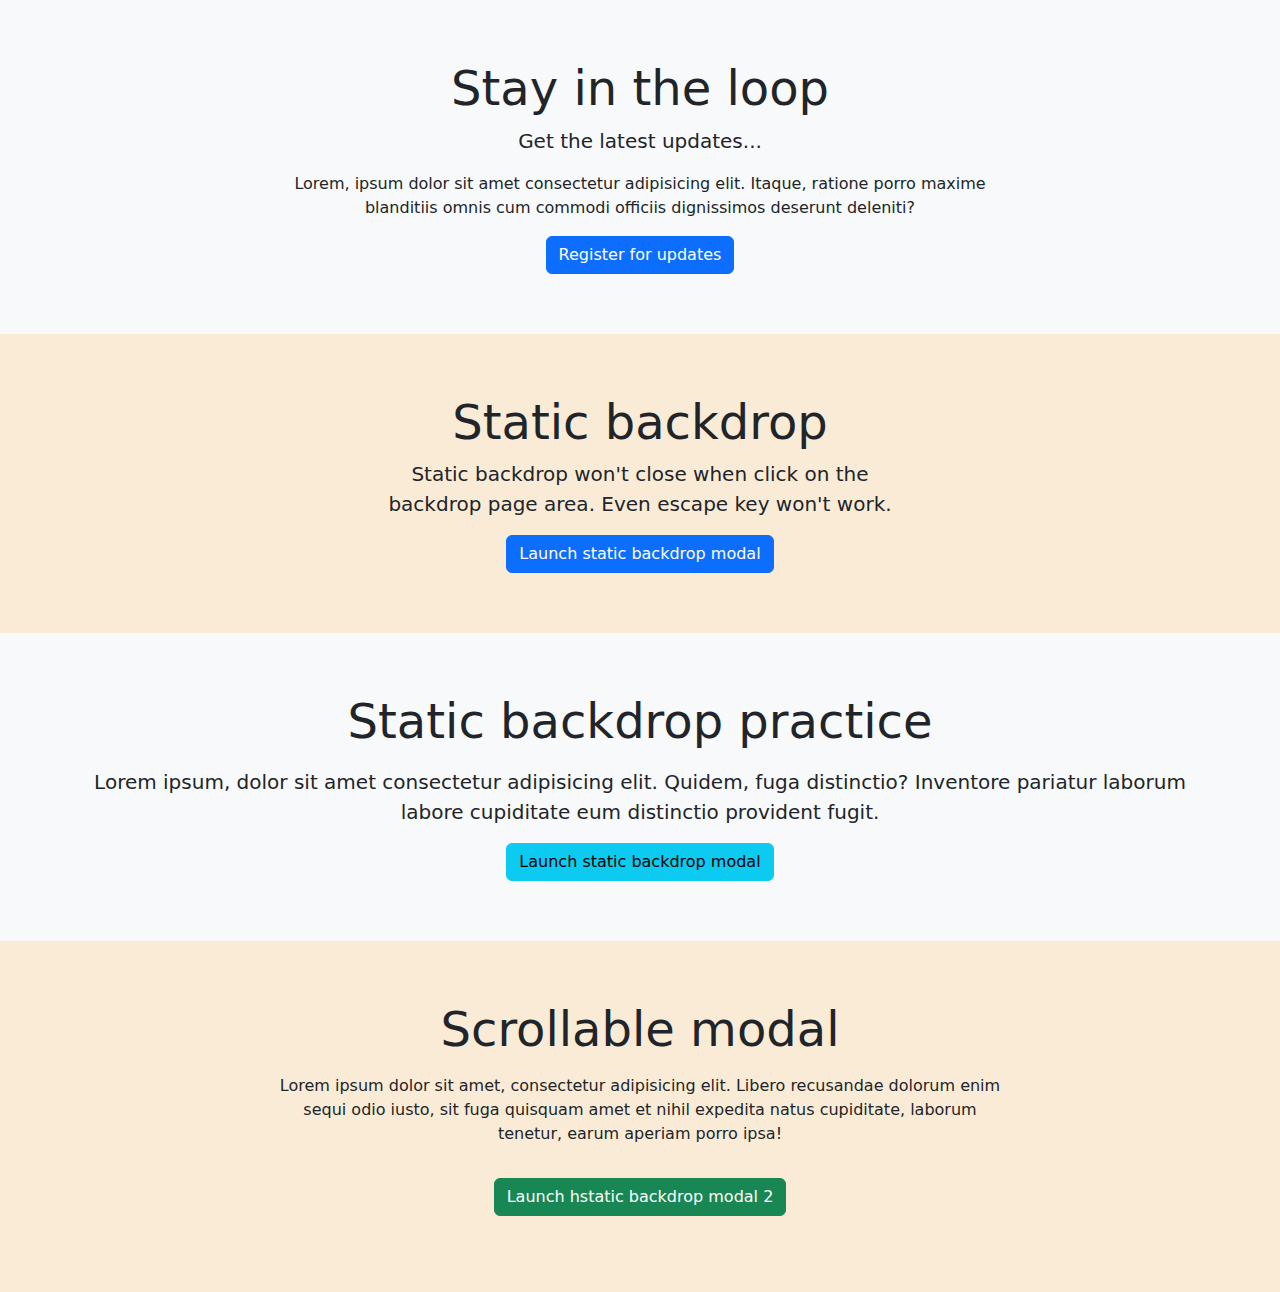
<file: index.html>
<!doctype html>
<html lang="en">
  <head>
    <meta charset="utf-8">
    <meta name="viewport" content="width=device-width, initial-scale=1">
    <title>modal4</title>
    <link href="https://cdn.jsdelivr.net/npm/bootstrap@5.3.3/dist/css/bootstrap.min.css" rel="stylesheet" integrity="sha384-QWTKZyjpPEjISv5WaRU9OFeRpok6YctnYmDr5pNlyT2bRjXh0JMhjY6hW+ALEwIH" crossorigin="anonymous">
    <style>
      section{
        padding: 60px 0;
      }
    </style>
  </head>
  <body>
   <section class="bg-light">
    <div class="container">
      <div class="text-center">
        <h2 class="display-5">Stay in the loop </h2>
        <p class="lead">Get the latest updates...</p>
      </div>
      <div class="row justify-content-center">
        <div class="col-md-8 text-center">
          <p >Lorem, ipsum dolor sit amet consectetur adipisicing elit. Itaque, ratione porro maxime blanditiis omnis cum commodi officiis dignissimos deserunt deleniti?</p>       
          <!--modal trigger button-->
          <button class="btn btn-primary" data-bs-toggle="modal" data-bs-target="#email-modal">Register for updates</button>
          </div>
        </div><!--row-->
    </div>
   </section>

   <!--modal itself-->
   <div class="modal fade" id="email-modal" tabindex="-1" aria-labelledby="mymodal" aria-hidden="true"  >
    <div class="modal-dialog">
      <div class="modal-content">
        <div class="modal-header">
          <h3 class="modal-title">Ge the latest updates...</h3>
          <button class="btn-close" data-bs-dismiss="modal"></button>
        </div>
        <div class="modal-body">
          <p>Lorem ipsum dolor sit amet consectetur adipisicing elit. A delectus aperiam corrupti excepturi reprehenderit dolor pariatur maxime perspiciatis sunt quae cum tempora voluptatibus suscipit, iste soluta porro provident fugiat dolorem. Quis veritatis necessitatibus adipisci, enim vero reiciendis, omnis officiis amet, beatae ipsum deleniti autem repellat sapiente qui. Enim, suscipit praesentium.</p>

          <!--email input form box-->
          <div class="form-floating">
            <input type="email" id="email" class="form-control">
            <label for="email" class="form-label">Email address</label>
          </div>
        </div>
        <div class="modal-footer">
          <button class="btn btn-secondary" data-bs-dismiss="modal" type="button">Cancel</button>
          <button class="btn btn-primary" type="submit">Submit</button>
        </div>
      </div>
    </div>
   </div>

   <!--Modal with static backdrop-->
   <section style="background-color: antiquewhite;">
    <div class="container">
      <div class="row justify-content-center">
        <div class="col-md-6 text-center">
          <h1 class="display-5">Static backdrop</h1>
          <p class="lead">Static backdrop won't close when click on the backdrop page area. Even escape key won't work. </p>
        </div>
        <!--modal trigger button-->
        <div class="text-center">
          <button class="btn btn-primary" data-bs-toggle="modal" data-bs-target="#staticBackdrop">Launch static backdrop modal</button>
        </div>
      </div>
    </div>
   </section>

   <!--modal itself-->
   <div class="modal fade" id="staticBackdrop" tabindex="-1" data-bs-backdrop="static" data-bs-keyboard="false" aria-labelledby="email-field" aria-hidden="true">
    <div class="modal-dialog">
      <div class="modal-content">
        <div class="modal-header">
          <h3 class="modal-title" id="email-field">Get the latest updates...</h3>
          <button class="btn-close" data-bs-dismiss="modal" aria-label="Close"></button>
        </div>
        <div class="modal-body">
          <p>Lorem ipsum dolor sit amet, consectetur adipisicing elit. Illum, voluptates.</p>

          <!--email input box-->
          <div class="form-floating">
            <input type="email" id="email" class="form-control">
            <label for="email" class="form-label">Email address</label>
          </div>
        </div>
        <div class="modal-footer">
          <button class="btn btn-secondary" data-bs-dismiss="modal" type="button">Cancel</button>
          <button class="btn btn-primary" type="submit">Submit</button>
        </div>
      </div>
    </div>
   </div>



<!--static backdrop practice-->
   <section class="bg-light">
    <div class="container">
      <div class="text-center">
        <p class="display-5">Static backdrop practice</p>
        <p class="lead">Lorem ipsum, dolor sit amet consectetur adipisicing elit. Quidem, fuga distinctio? Inventore pariatur laborum labore cupiditate eum distinctio provident fugit.</p>
        <!--modal launch button-->
        <button class="btn btn-info" data-bs-toggle="modal" data-bs-target="#staticModal">Launch static backdrop modal</button>
      </div>
    </div>
   </section>

   <!--modal itself-->
   <div class="modal fade" id="staticModal" tabindex="-1" aria-labelledby="exampleStaticModal" aria-hidden="true" data-bs-backdrop="static" data-bs-keyboard="false">
    <div class="modal-dialog">
      <div class="modal-content">
        <div class="modal-header">
          <h3 class="modal-title" id="exampleStaticModal">Test modal with static backdrop</h3>
          <button class="btn-close" data-bs-dismiss="modal" aria-label="Close"></button>
        </div>
        <div class="modal-body">
          <p>Lorem ipsum dolor sit amet consectetur adipisicing elit. Commodi provident nostrum doloremque doloribus numquam tenetur itaque! Sint, maiores adipisci, asperiores consectetur reiciendis obcaecati ab hic ratione in facere vel eaque.</p>
          <!--email input form box-->
          <div class="form-floating">
            <input type="email" id="email" class="form-control">
            <label for="email" class="form-label">Email address</label>
          </div>
          <div class="modal-footer">
            <button class="btn btn-secondary" type="button" data-bs-dismiss="modal">Cancel</button>
            <button class="btn btn-primary" type="submit">Submit</button>
          </div>
        </div>
      </div>
     </div>
   </div>
   



  <section style="background-color: antiquewhite;">
    <div class="container">
      <div class="row justify-content-center">
        <div class=" col-md-8 text-center">
          <p class="display-5">Scrollable modal</p>
        <p>Lorem ipsum dolor sit amet, consectetur adipisicing elit. Libero recusandae dolorum enim sequi odio iusto, sit fuga quisquam amet et nihil expedita natus cupiditate, laborum tenetur, earum aperiam porro ipsa!</p>
        <!--modal trigger button-->
        <button class="btn btn-success my-3" data-bs-toggle="modal" data-bs-target="#myModal" >Launch hstatic backdrop modal 2</button>
        </div>
      </div>
    </div>
  </section>
<!--modal itself-->
  <div class="modal fade"  id="myModal" aria-labelledby="modalModal" aria-hidden="true" data-bs-backdrop="static" data-bs-keyboard="false">
    <div class="modal-dialog  modal-dialog-scrollable">
      <div class="modal-content">
        <div class="modal-header">
          <h3 class="modal-title" id="modalModal">This is modal title</h3>
          <button class="btn-close" data-bs-dismiss="modal" type="button" aria-label="Close"></button>
        </div>
        <div class="modal-body">
          <p>Lorem ipsum dolor sit amet consectetur adipisicing elit. Nesciunt eius, deserunt sit cupiditate optio distinctio magni enim itaque ipsa delectus, similique ad, id nam nulla ratione doloribus! Suscipit iure ullam deserunt at quae, eligendi cumque quasi expedita nemo velit possimus cupiditate molestias quas, quia incidunt ipsam quaerat temporibus, enim neque placeat rem omnis veniam? Ut beatae blanditiis aliquid quo deserunt officiis excepturi tenetur ipsum quasi vel neque expedita aut, magni eius quibusdam at, quod quidem aliquam. Quaerat mollitia iure explicabo ullam commodi laudantium sed, eos iste voluptatem id officia unde, saepe sequi ipsa nisi reiciendis, quos deleniti fugiat laborum ea magnam. Qui labore nam nobis nihil dolorum ipsum facilis minus porro enim quos nemo dicta illo eum quod iure voluptate animi sapiente soluta voluptatem eos fugit expedita, corrupti in. In voluptates quam placeat, porro cumque saepe assumenda facere incidunt nam. A, consequuntur laudantium! Totam illo assumenda mollitia ipsam modi eum fugit, cumque voluptates cupiditate! Voluptate incidunt, quibusdam amet vel, tenetur molestiae commodi odit veniam ea voluptates necessitatibus nostrum quia laboriosam inventore magnam modi assumenda temporibus. Magnam, veritatis amet. Ipsum, labore explicabo repellat numquam impedit provident facere amet asperiores dicta cumque eveniet pariatur deserunt laboriosam adipisci quae, voluptate a. Placeat harum excepturi tempore doloremque cupiditate aut. Nihil nostrum distinctio in rem non! Temporibus tenetur hic minima, molestiae at, dolorem recusandae nulla repudiandae non est deleniti. Est reiciendis magni quod? Illum voluptas veritatis quis, ad deleniti fugit nam id a blanditiis, quisquam accusantium numquam quasi odit, aperiam molestiae. Culpa voluptas vitae delectus commodi sit excepturi et quidem blanditiis eligendi. Perspiciatis id cum quisquam enim. Quasi voluptatum animi inventore odit quas pariatur, sunt nisi! Odit cumque magni repellendus debitis vero, inventore, illo mollitia commodi voluptate quia voluptatibus architecto. Sit voluptas similique commodi, possimus deserunt quod repellat repudiandae accusantium excepturi iure atque magnam soluta nostrum. Accusamus sequi placeat quia, nam soluta atque! Illum ducimus sapiente numquam dolorem, deleniti praesentium quas qui beatae similique saepe possimus iusto laborum laboriosam ea officia quo illo maiores, officiis, itaque reprehenderit temporibus dolor animi nulla. Recusandae perspiciatis quae libero excepturi dolore esse quo nostrum iure officiis porro maiores neque distinctio voluptate ad dolor illo, expedita quis eligendi beatae repellendus blanditiis, voluptatibus vero quod! Tempore quos autem quibusdam sed. Accusantium aliquid blanditiis, corporis laborum odio excepturi unde quam dolorum facilis ducimus, doloribus non quos, assumenda officiis? Totam mollitia reiciendis vel, ab molestiae hic distinctio commodi ipsam blanditiis voluptatem qui, quibusdam accusantium eveniet nulla deserunt, quo corporis? Voluptatum nihil vitae sunt tenetur, autem ullam non culpa quasi et dolorem nam at aliquam commodi maxime in rerum. Dolor blanditiis modi vitae quo voluptatem aperiam ullam. Mollitia enim officia dolores perferendis sunt, fugit omnis neque illum et sed molestiae maiores iste corporis cum voluptas excepturi praesentium saepe quas. Doloremque nam autem nostrum vel maiores rem, eum veritatis delectus hic qui deserunt explicabo et ullam quae sed natus, tenetur illo reiciendis veniam minima laborum quos voluptatibus a? Quidem molestias nemo tempore in placeat, esse totam sed aut? Suscipit doloribus ipsa, unde commodi odio accusamus?</p>
          <div class="form-floating">
            <input type="email" id="email" class="form-control">
            <label for="email" class="form-label">Email address</label>
          </div>
          <div class="modal-footer">
            <button class="btn btn-secondary" data-bs-dismiss="modal" type="button">Cancel</button>
            <button class="btn btn-primary" type="submit">Submit</button>
          </div>
        </div>
      </div>
    </div>
  </div>

    <script src="https://cdn.jsdelivr.net/npm/bootstrap@5.3.3/dist/js/bootstrap.bundle.min.js" integrity="sha384-YvpcrYf0tY3lHB60NNkmXc5s9fDVZLESaAA55NDzOxhy9GkcIdslK1eN7N6jIeHz" crossorigin="anonymous"></script>
  </body>
</html>
</file>
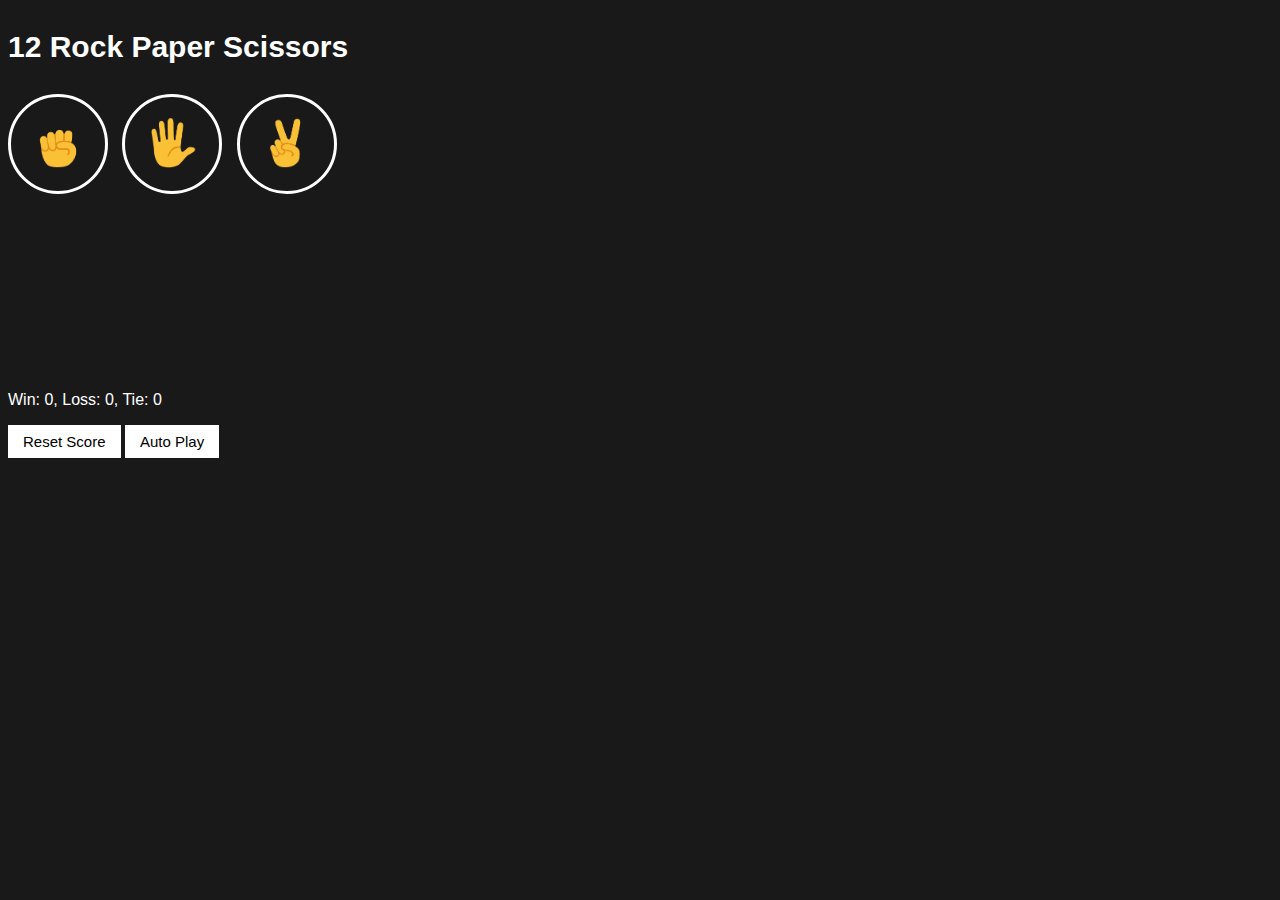
<file: 12-rock-paper-scissors.html>
<!doctype html>
<html lang="en">
  <head>
    <meta charset="utf-8">
    <meta name="viewport" content="width=device-width, initial-scale=1">
    <title>10-RPS-object</title>
    <link rel="stylesheet" href="12-rock-paper-scissors.css">

    <style>

    </style>
  </head>

  <body>
  <p class="game-title">12 Rock Paper Scissors</p>
    <p>
      <button class="js-rock-btn game-button"> 
      <img src="/Lesson10/images/rock-emoji.png" class="game-icon"></button>


      <button class="js-paper-btn game-button">
      <img src="/Lesson10/images/paper-emoji.png" class="game-icon"></button>
      

      <button class="js-scissors-btn game-button">
      <img src="/Lesson10/images/scissors-emoji.png" class="game-icon"></button>

    
    </p>

    <p class="js-picks picks">&nbsp;</p>

    <!-- <p class="js-picks picks">You<img src="/Lesson10/images/rock-emoji.png" class="game-icon"> Computer <img src="/Lesson10//images/scissors-emoji.png" class="game-icon"></p> -->


    <p class="js-result result ">&nbsp;</p>

    <p class="js-score score">&nbsp;</p>


    <button class=" js-reset-score-btn reset-button">Reset Score</button>
    
    <button class="js-auto-play-btn auto-play-button">Auto Play</button>
   
  </body>
 
  <script src="12-rock-paper-scissors.js"></script>
</html>
</file>
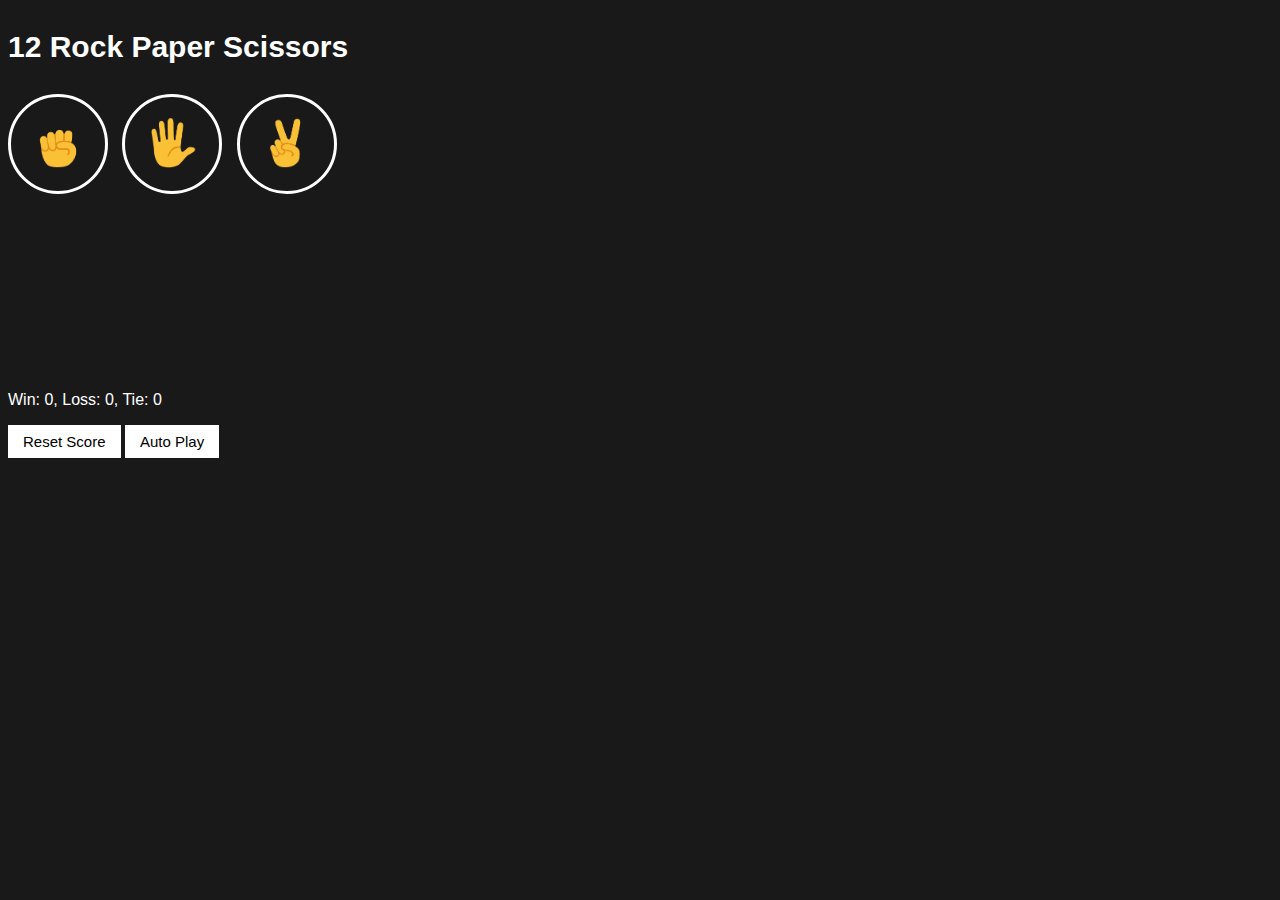
<file: game.html>
<!doctype html>
<html lang="en">
  <head>
    <meta charset="utf-8">
    <meta name="viewport" content="width=device-width, initial-scale=1">
    <title>10-RPS-object</title>
    <link rel="stylesheet" href="12-rock-paper-scissors.css">

    <style>

    </style>
  </head>

  <body>
  <p class="game-title">12 Rock Paper Scissors</p>
    <p>
      <button class="js-rock-btn game-button"> 
      <img src="/Lesson10/images/rock-emoji.png" class="game-icon"></button>


      <button class="js-paper-btn game-button">
      <img src="/Lesson10/images/paper-emoji.png" class="game-icon"></button>
      

      <button class="js-scissors-btn game-button">
      <img src="/Lesson10/images/scissors-emoji.png" class="game-icon"></button>

    
    </p>

    <p class="js-picks picks">&nbsp;</p>

    <!-- <p class="js-picks picks">You<img src="/Lesson10/images/rock-emoji.png" class="game-icon"> Computer <img src="/Lesson10//images/scissors-emoji.png" class="game-icon"></p> -->


    <p class="js-result result ">&nbsp;</p>

    <p class="js-score score">&nbsp;</p>


    <button class=" js-reset-score-btn reset-button">Reset Score</button>
    
    <button class="js-auto-play-btn auto-play-button">Auto Play</button>
   
  </body>
 
  <script src="12-rock-paper-scissors.js"></script>
</html>
</file>
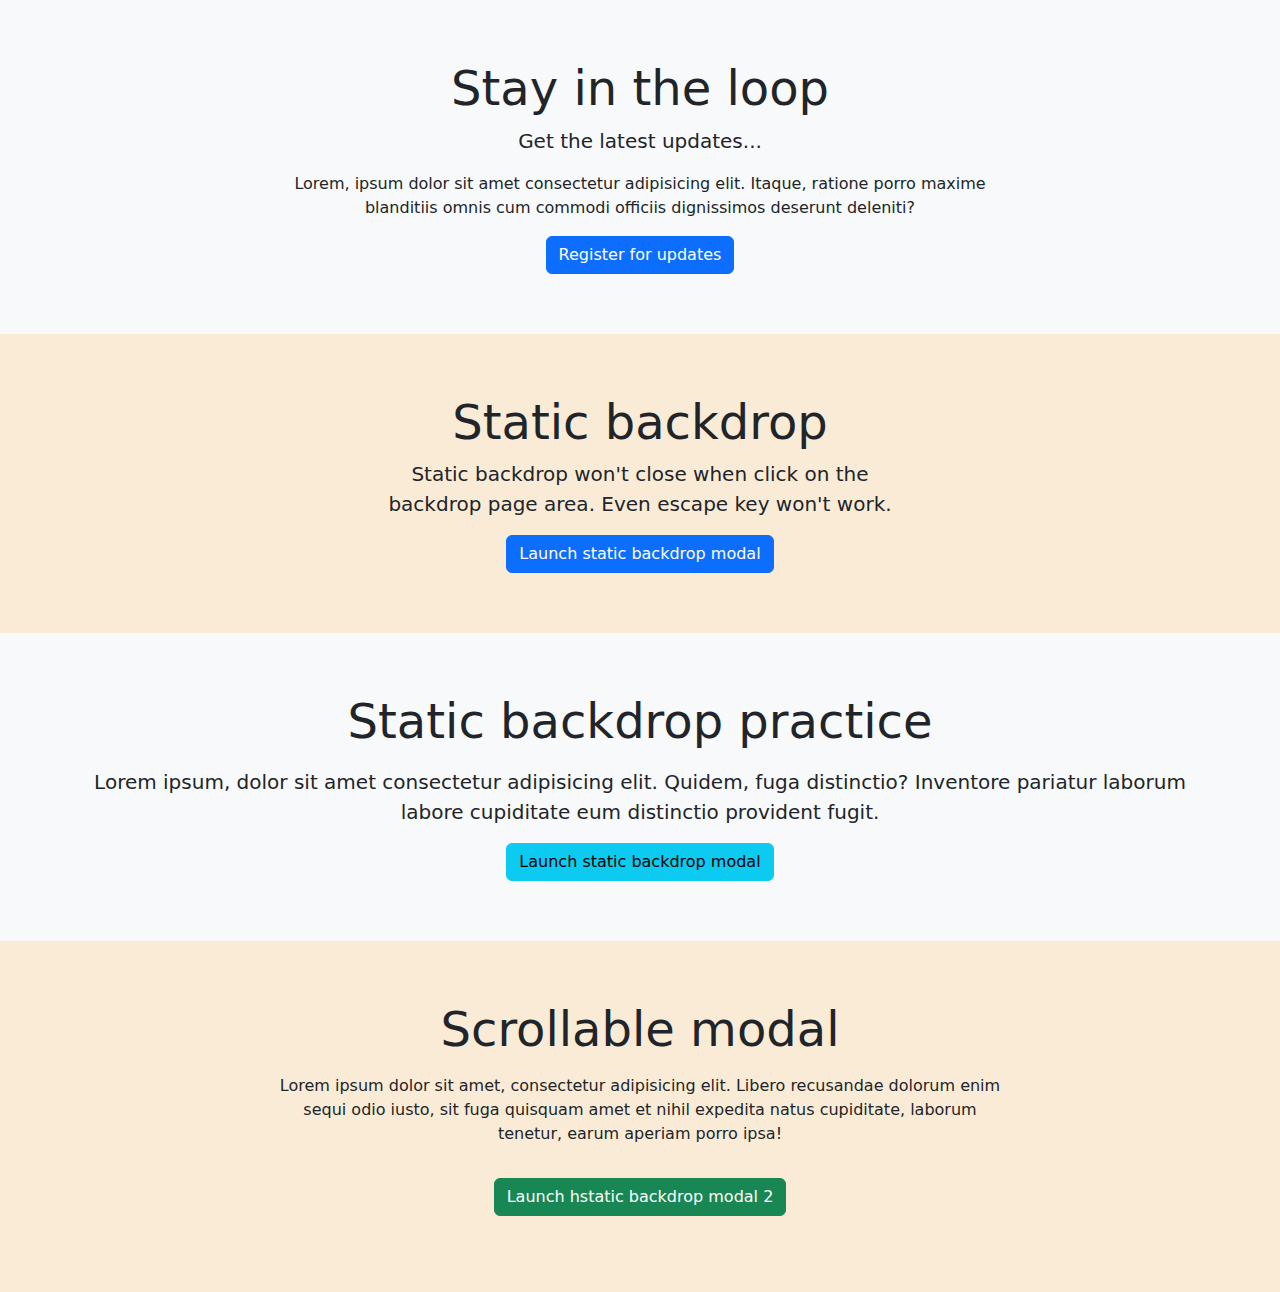
<file: modal4.html>
<!doctype html>
<html lang="en">
  <head>
    <meta charset="utf-8">
    <meta name="viewport" content="width=device-width, initial-scale=1">
    <title>modal4</title>
    <link href="https://cdn.jsdelivr.net/npm/bootstrap@5.3.3/dist/css/bootstrap.min.css" rel="stylesheet" integrity="sha384-QWTKZyjpPEjISv5WaRU9OFeRpok6YctnYmDr5pNlyT2bRjXh0JMhjY6hW+ALEwIH" crossorigin="anonymous">
    <style>
      section{
        padding: 60px 0;
      }
    </style>
  </head>
  <body>
   <section class="bg-light">
    <div class="container">
      <div class="text-center">
        <h2 class="display-5">Stay in the loop </h2>
        <p class="lead">Get the latest updates...</p>
      </div>
      <div class="row justify-content-center">
        <div class="col-md-8 text-center">
          <p >Lorem, ipsum dolor sit amet consectetur adipisicing elit. Itaque, ratione porro maxime blanditiis omnis cum commodi officiis dignissimos deserunt deleniti?</p>       
          <!--modal trigger button-->
          <button class="btn btn-primary" data-bs-toggle="modal" data-bs-target="#email-modal">Register for updates</button>
          </div>
        </div><!--row-->
    </div>
   </section>

   <!--modal itself-->
   <div class="modal fade" id="email-modal" tabindex="-1" aria-labelledby="mymodal" aria-hidden="true"  >
    <div class="modal-dialog">
      <div class="modal-content">
        <div class="modal-header">
          <h3 class="modal-title">Ge the latest updates...</h3>
          <button class="btn-close" data-bs-dismiss="modal"></button>
        </div>
        <div class="modal-body">
          <p>Lorem ipsum dolor sit amet consectetur adipisicing elit. A delectus aperiam corrupti excepturi reprehenderit dolor pariatur maxime perspiciatis sunt quae cum tempora voluptatibus suscipit, iste soluta porro provident fugiat dolorem. Quis veritatis necessitatibus adipisci, enim vero reiciendis, omnis officiis amet, beatae ipsum deleniti autem repellat sapiente qui. Enim, suscipit praesentium.</p>

          <!--email input form box-->
          <div class="form-floating">
            <input type="email" id="email" class="form-control">
            <label for="email" class="form-label">Email address</label>
          </div>
        </div>
        <div class="modal-footer">
          <button class="btn btn-secondary" data-bs-dismiss="modal" type="button">Cancel</button>
          <button class="btn btn-primary" type="submit">Submit</button>
        </div>
      </div>
    </div>
   </div>

   <!--Modal with static backdrop-->
   <section style="background-color: antiquewhite;">
    <div class="container">
      <div class="row justify-content-center">
        <div class="col-md-6 text-center">
          <h1 class="display-5">Static backdrop</h1>
          <p class="lead">Static backdrop won't close when click on the backdrop page area. Even escape key won't work. </p>
        </div>
        <!--modal trigger button-->
        <div class="text-center">
          <button class="btn btn-primary" data-bs-toggle="modal" data-bs-target="#staticBackdrop">Launch static backdrop modal</button>
        </div>
      </div>
    </div>
   </section>

   <!--modal itself-->
   <div class="modal fade" id="staticBackdrop" tabindex="-1" data-bs-backdrop="static" data-bs-keyboard="false" aria-labelledby="email-field" aria-hidden="true">
    <div class="modal-dialog">
      <div class="modal-content">
        <div class="modal-header">
          <h3 class="modal-title" id="email-field">Get the latest updates...</h3>
          <button class="btn-close" data-bs-dismiss="modal" aria-label="Close"></button>
        </div>
        <div class="modal-body">
          <p>Lorem ipsum dolor sit amet, consectetur adipisicing elit. Illum, voluptates.</p>

          <!--email input box-->
          <div class="form-floating">
            <input type="email" id="email" class="form-control">
            <label for="email" class="form-label">Email address</label>
          </div>
        </div>
        <div class="modal-footer">
          <button class="btn btn-secondary" data-bs-dismiss="modal" type="button">Cancel</button>
          <button class="btn btn-primary" type="submit">Submit</button>
        </div>
      </div>
    </div>
   </div>



<!--static backdrop practice-->
   <section class="bg-light">
    <div class="container">
      <div class="text-center">
        <p class="display-5">Static backdrop practice</p>
        <p class="lead">Lorem ipsum, dolor sit amet consectetur adipisicing elit. Quidem, fuga distinctio? Inventore pariatur laborum labore cupiditate eum distinctio provident fugit.</p>
        <!--modal launch button-->
        <button class="btn btn-info" data-bs-toggle="modal" data-bs-target="#staticModal">Launch static backdrop modal</button>
      </div>
    </div>
   </section>

   <!--modal itself-->
   <div class="modal fade" id="staticModal" tabindex="-1" aria-labelledby="exampleStaticModal" aria-hidden="true" data-bs-backdrop="static" data-bs-keyboard="false">
    <div class="modal-dialog">
      <div class="modal-content">
        <div class="modal-header">
          <h3 class="modal-title" id="exampleStaticModal">Test modal with static backdrop</h3>
          <button class="btn-close" data-bs-dismiss="modal" aria-label="Close"></button>
        </div>
        <div class="modal-body">
          <p>Lorem ipsum dolor sit amet consectetur adipisicing elit. Commodi provident nostrum doloremque doloribus numquam tenetur itaque! Sint, maiores adipisci, asperiores consectetur reiciendis obcaecati ab hic ratione in facere vel eaque.</p>
          <!--email input form box-->
          <div class="form-floating">
            <input type="email" id="email" class="form-control">
            <label for="email" class="form-label">Email address</label>
          </div>
          <div class="modal-footer">
            <button class="btn btn-secondary" type="button" data-bs-dismiss="modal">Cancel</button>
            <button class="btn btn-primary" type="submit">Submit</button>
          </div>
        </div>
      </div>
     </div>
   </div>
   



  <section style="background-color: antiquewhite;">
    <div class="container">
      <div class="row justify-content-center">
        <div class=" col-md-8 text-center">
          <p class="display-5">Scrollable modal</p>
        <p>Lorem ipsum dolor sit amet, consectetur adipisicing elit. Libero recusandae dolorum enim sequi odio iusto, sit fuga quisquam amet et nihil expedita natus cupiditate, laborum tenetur, earum aperiam porro ipsa!</p>
        <!--modal trigger button-->
        <button class="btn btn-success my-3" data-bs-toggle="modal" data-bs-target="#myModal" >Launch hstatic backdrop modal 2</button>
        </div>
      </div>
    </div>
  </section>
<!--modal itself-->
  <div class="modal fade"  id="myModal" aria-labelledby="modalModal" aria-hidden="true" data-bs-backdrop="static" data-bs-keyboard="false">
    <div class="modal-dialog  modal-dialog-scrollable">
      <div class="modal-content">
        <div class="modal-header">
          <h3 class="modal-title" id="modalModal">This is modal title</h3>
          <button class="btn-close" data-bs-dismiss="modal" type="button" aria-label="Close"></button>
        </div>
        <div class="modal-body">
          <p>Lorem ipsum dolor sit amet consectetur adipisicing elit. Nesciunt eius, deserunt sit cupiditate optio distinctio magni enim itaque ipsa delectus, similique ad, id nam nulla ratione doloribus! Suscipit iure ullam deserunt at quae, eligendi cumque quasi expedita nemo velit possimus cupiditate molestias quas, quia incidunt ipsam quaerat temporibus, enim neque placeat rem omnis veniam? Ut beatae blanditiis aliquid quo deserunt officiis excepturi tenetur ipsum quasi vel neque expedita aut, magni eius quibusdam at, quod quidem aliquam. Quaerat mollitia iure explicabo ullam commodi laudantium sed, eos iste voluptatem id officia unde, saepe sequi ipsa nisi reiciendis, quos deleniti fugiat laborum ea magnam. Qui labore nam nobis nihil dolorum ipsum facilis minus porro enim quos nemo dicta illo eum quod iure voluptate animi sapiente soluta voluptatem eos fugit expedita, corrupti in. In voluptates quam placeat, porro cumque saepe assumenda facere incidunt nam. A, consequuntur laudantium! Totam illo assumenda mollitia ipsam modi eum fugit, cumque voluptates cupiditate! Voluptate incidunt, quibusdam amet vel, tenetur molestiae commodi odit veniam ea voluptates necessitatibus nostrum quia laboriosam inventore magnam modi assumenda temporibus. Magnam, veritatis amet. Ipsum, labore explicabo repellat numquam impedit provident facere amet asperiores dicta cumque eveniet pariatur deserunt laboriosam adipisci quae, voluptate a. Placeat harum excepturi tempore doloremque cupiditate aut. Nihil nostrum distinctio in rem non! Temporibus tenetur hic minima, molestiae at, dolorem recusandae nulla repudiandae non est deleniti. Est reiciendis magni quod? Illum voluptas veritatis quis, ad deleniti fugit nam id a blanditiis, quisquam accusantium numquam quasi odit, aperiam molestiae. Culpa voluptas vitae delectus commodi sit excepturi et quidem blanditiis eligendi. Perspiciatis id cum quisquam enim. Quasi voluptatum animi inventore odit quas pariatur, sunt nisi! Odit cumque magni repellendus debitis vero, inventore, illo mollitia commodi voluptate quia voluptatibus architecto. Sit voluptas similique commodi, possimus deserunt quod repellat repudiandae accusantium excepturi iure atque magnam soluta nostrum. Accusamus sequi placeat quia, nam soluta atque! Illum ducimus sapiente numquam dolorem, deleniti praesentium quas qui beatae similique saepe possimus iusto laborum laboriosam ea officia quo illo maiores, officiis, itaque reprehenderit temporibus dolor animi nulla. Recusandae perspiciatis quae libero excepturi dolore esse quo nostrum iure officiis porro maiores neque distinctio voluptate ad dolor illo, expedita quis eligendi beatae repellendus blanditiis, voluptatibus vero quod! Tempore quos autem quibusdam sed. Accusantium aliquid blanditiis, corporis laborum odio excepturi unde quam dolorum facilis ducimus, doloribus non quos, assumenda officiis? Totam mollitia reiciendis vel, ab molestiae hic distinctio commodi ipsam blanditiis voluptatem qui, quibusdam accusantium eveniet nulla deserunt, quo corporis? Voluptatum nihil vitae sunt tenetur, autem ullam non culpa quasi et dolorem nam at aliquam commodi maxime in rerum. Dolor blanditiis modi vitae quo voluptatem aperiam ullam. Mollitia enim officia dolores perferendis sunt, fugit omnis neque illum et sed molestiae maiores iste corporis cum voluptas excepturi praesentium saepe quas. Doloremque nam autem nostrum vel maiores rem, eum veritatis delectus hic qui deserunt explicabo et ullam quae sed natus, tenetur illo reiciendis veniam minima laborum quos voluptatibus a? Quidem molestias nemo tempore in placeat, esse totam sed aut? Suscipit doloribus ipsa, unde commodi odio accusamus?</p>
          <div class="form-floating">
            <input type="email" id="email" class="form-control">
            <label for="email" class="form-label">Email address</label>
          </div>
          <div class="modal-footer">
            <button class="btn btn-secondary" data-bs-dismiss="modal" type="button">Cancel</button>
            <button class="btn btn-primary" type="submit">Submit</button>
          </div>
        </div>
      </div>
    </div>
  </div>

    <script src="https://cdn.jsdelivr.net/npm/bootstrap@5.3.3/dist/js/bootstrap.bundle.min.js" integrity="sha384-YvpcrYf0tY3lHB60NNkmXc5s9fDVZLESaAA55NDzOxhy9GkcIdslK1eN7N6jIeHz" crossorigin="anonymous"></script>
  </body>
</html>
</file>
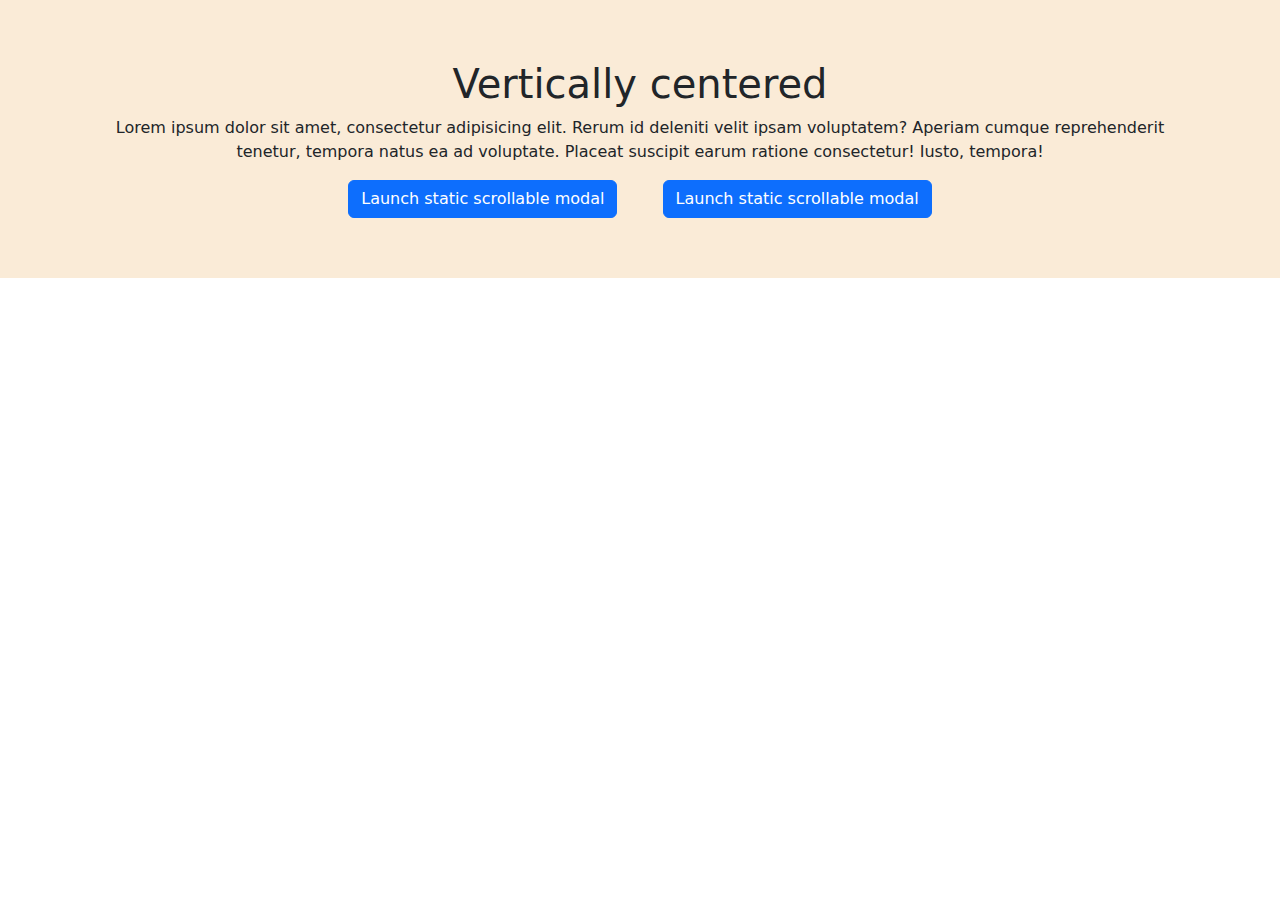
<file: modal5.html>
<!doctype html>
<html lang="en">
  <head>
    <meta charset="utf-8">
    <meta name="viewport" content="width=device-width, initial-scale=1">
    <title>modal5</title>
    <link href="https://cdn.jsdelivr.net/npm/bootstrap@5.3.3/dist/css/bootstrap.min.css" rel="stylesheet" integrity="sha384-QWTKZyjpPEjISv5WaRU9OFeRpok6YctnYmDr5pNlyT2bRjXh0JMhjY6hW+ALEwIH" crossorigin="anonymous">
    <style>
      section{
        padding: 60px 0;
      }

      .modal-btn {
        margin: 0 20px;
      }
    </style>
  </head>
  <body>
    <section style="background-color: antiquewhite;">
      <div class="container">
        <div class="row justify-content-center">
          <div class="text-center">
            <h1 class="display">Vertically centered</h1>
            <p>Lorem ipsum dolor sit amet, consectetur adipisicing elit. Rerum id deleniti velit ipsam voluptatem? Aperiam cumque reprehenderit tenetur, tempora natus ea ad voluptate. Placeat suscipit earum ratione consectetur! Iusto, tempora!</p>
          </div>

          <!--modal launch button-->
          <div class="justify-content-center text-center  ">
            <button class="btn btn-primary modal-btn " tabindex="-1" data-bs-toggle="modal" data-bs-target="#myModal">Launch static scrollable modal</button>
            <button class="btn btn-primary modal-btn" data-bs-toggle="modal" data-bs-target="#myModal">Launch static scrollable modal</button>
          </div>
          <!--modal itself-->
          <div class="modal fade" id="myModal" aria-labelledby="modalModal" data-bs-backdrop="static" data-bs-keyboard="false" aria-hidden="true">
            <div class="modal-dialog modal-dialog-centered modal-dialog-scrollable">
              <div class="modal-content">
                <div class="modal-header">
                  <p class="display-5">This is the title of scrollable modal</p>
                  <button class="btn-close" data-bs-dismiss="modal" aria-label="Close" type="button"></button>
                </div>
                <div class="modal-body">
                  <p>Lorem ipsum dolor sit amet consectetur adipisicing elit. Minima totam soluta quisquam accusantium praesentium autem molestiae ut amet earum optio, corporis eveniet nostrum modi animi exercitationem ea labore quas, repellendus deserunt eos est pariatur neque dolorum. In dolorum est rem aspernatur laudantium! Tempora laboriosam deserunt, quis unde corporis incidunt modi praesentium eius doloremque fugit aperiam accusantium ipsa, at aliquam cum quae nobis vero odit id laudantium! Dolorem fuga consectetur voluptas deleniti, quia non temporibus animi velit ipsa, maxime tempore tempora dicta ab, est quidem! Voluptate deserunt porro cumque corrupti, molestiae aperiam vitae quaerat perspiciatis quisquam magnam maxime, libero illo fugit alias laudantium eius voluptates, beatae aliquid maiores tenetur nihil quis animi? Numquam modi eum pariatur expedita impedit quaerat possimus nam odit inventore maxime quae cupiditate eius ea dignissimos temporibus ratione distinctio enim, ipsum, exercitationem, voluptatibus vitae earum commodi provident! Eveniet in laudantium aperiam earum tenetur. Est magnam debitis neque corrupti adipisci obcaecati voluptas ipsa temporibus deleniti nobis? Exercitationem saepe voluptate labore magnam id quisquam deleniti, facere illo voluptates incidunt quos consequatur ad qui numquam earum unde voluptatum, natus suscipit architecto possimus minus? Nesciunt error aliquam molestiae obcaecati atque laudantium placeat, dolore, labore minus itaque sed perferendis iste quas inventore dolores. Fugiat sint ullam distinctio exercitationem consequatur vero dolorem laboriosam impedit rerum deleniti dicta mollitia explicabo voluptate odio non corporis reprehenderit, alias est inventore assumenda incidunt provident minus? Accusantium commodi dolorum reiciendis laborum, minima pariatur. Ex autem, repellendus facilis, est quis maiores cupiditate blanditiis alias vel iste quas. Magnam quidem, iste nemo debitis laudantium dolorem obcaecati? Quis cupiditate provident quibusdam vel sed quasi est quos iste! Accusantium ipsa officiis iusto nisi impedit dolorum veritatis! Et iusto animi dignissimos voluptate quae voluptatum aspernatur dolorum blanditiis ullam, rerum non obcaecati at aperiam? Voluptates, at magnam? Alias pariatur ipsam officiis aperiam facilis dolores ea hic tempore, voluptates cum, rem perferendis distinctio consequuntur aspernatur beatae delectus. Vel deleniti veniam error molestiae nemo aperiam nesciunt incidunt repellendus. Error doloribus, nostrum, repellat ea veniam ipsa adipisci alias dolorem dolor officiis repudiandae debitis nulla commodi autem odio ullam ducimus sapiente? Quae quasi consequuntur laudantium facere, porro distinctio, consequatur adipisci nemo est suscipit dolorum at omnis numquam ratione itaque blanditiis unde. Maxime, doloribus eligendi. Nam sint corrupti dolore culpa iure obcaecati voluptates iste, suscipit tempora animi, quasi libero excepturi optio quia facere facilis corporis! Exercitationem ex quia quas ut beatae laborum aut maiores eligendi consectetur numquam quo nesciunt voluptatem vero mollitia, provident saepe sunt harum atque aspernatur soluta quae consequatur molestias ratione. Iusto maxime saepe nihil pariatur tempore rem possimus corporis, consequuntur ipsa, autem voluptate voluptates ut aperiam laboriosam eligendi modi repellendus ad fugiat facilis nemo dolores quisquam, iure asperiores! Perspiciatis aspernatur facilis sint itaque voluptatibus, modi qui ipsam debitis sequi illo enim quod consequatur fugit doloribus dolor ratione, at quas quidem? Nihil ut libero iste facere nulla harum ad aut molestiae ratione culpa id sit ipsa commodi nisi amet provident mollitia nemo, ducimus modi quo eos nostrum et! Id nisi fugit illum sed enim? Quisquam molestiae asperiores cupiditate.</p>

                  <div class="form-floating">
                    <input type="email" id="email" class="form-control">
                    <label for="email" class="form-label">Email address</label>
                  </div>
                  <div class="modal-footer">
                    <button class="btn btn-secondary" data-bs-dismiss="modal" type="button">Cancel</button>
                    <button class="btn btn-primary" type="submit">Submit</button>
                  </div>
                </div>
              </div>
            </div>
          </div><!--/modal fade-->
        </div><!--row-->
      </div><!--/container-->
    </section>
    <script src="https://cdn.jsdelivr.net/npm/bootstrap@5.3.3/dist/js/bootstrap.bundle.min.js" integrity="sha384-YvpcrYf0tY3lHB60NNkmXc5s9fDVZLESaAA55NDzOxhy9GkcIdslK1eN7N6jIeHz" crossorigin="anonymous"></script>
  </body>
</html>
</file>
<file: 12-rock-paper-scissors.css>
body{
  background-color: rgb(25, 25, 25);
  color: white;
  font-family: Arial, Helvetica, sans-serif;
}


.game-title{
  color: white;
  font-size:30px;
  font-weight: 600;

}


.game-icon{
  height: 50px;

}

.game-button{
  background-color:transparent ;
  border: solid 3px white;
  width: 100px;
  height: 100px;
  border-radius: 50px;
  margin-right: 10px;
  cursor: pointer;
}

.result{
  font-size: 25px;
  font-weight: 600;
  margin-top:50px;
}

.picks{
  margin-top: 50px;
}

.score{
  margin-top: 50px;
}


.reset-button, 
.auto-play-button{
  background-color: white;
  border:none;
  font-size: 15px;
  padding:8px 15px;
  cursor: pointer;
}

.isPlaying{
  background-color: green;
  
}
</file>
